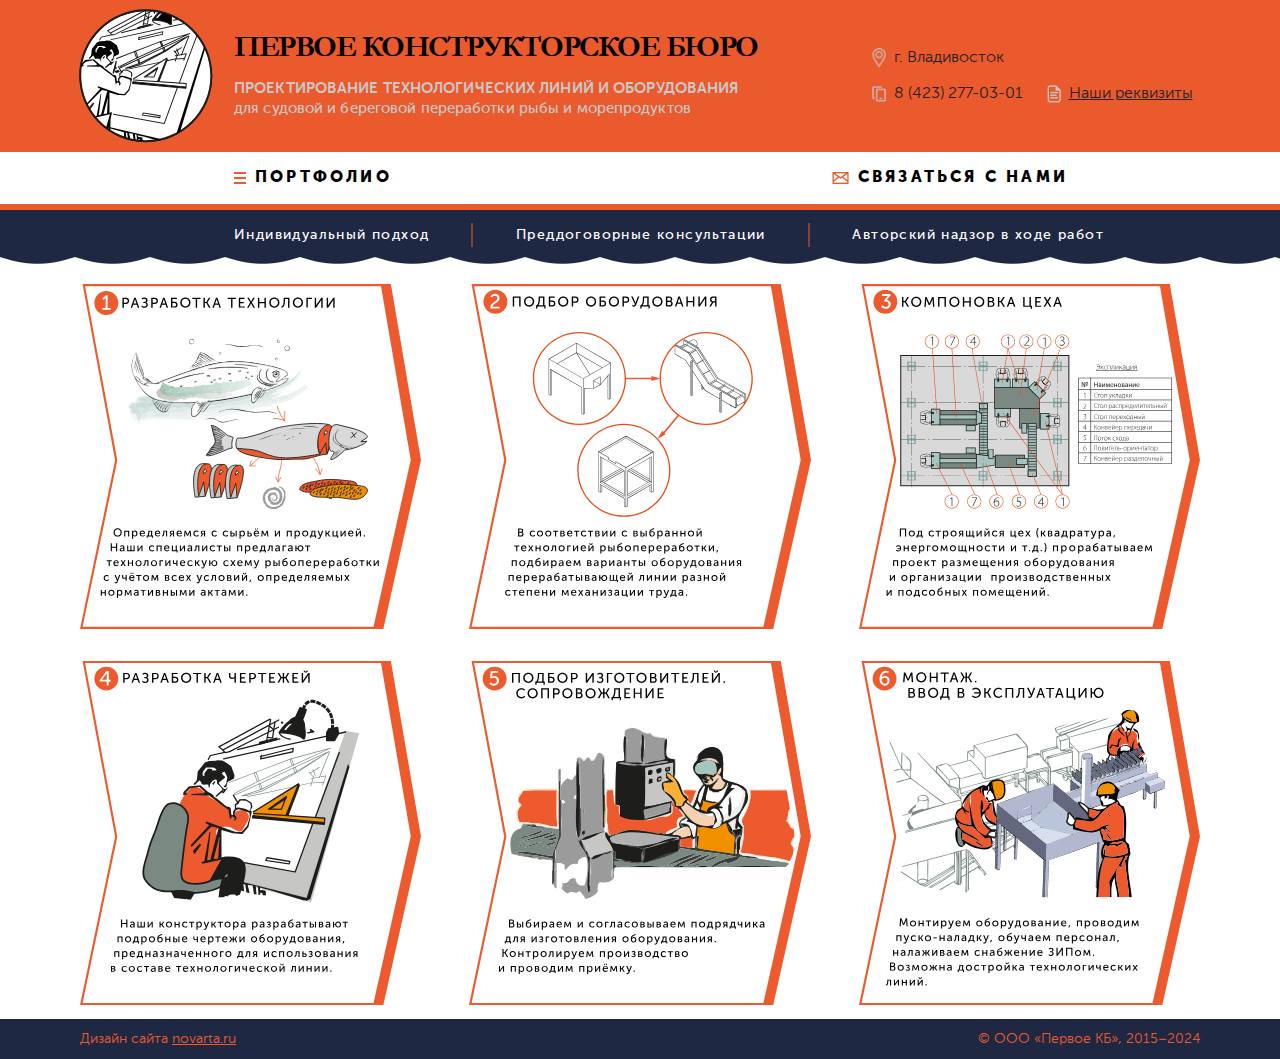
<file: index.html>
<!DOCTYPE html>
<html lang="ru">

<head>
    <meta charset="UTF-8">
    <meta name="viewport" content="width=device-width, initial-scale=1.0">
    <meta name="description" content="">
    <meta name="keywords" content="">
    <meta name="color-scheme" content="light only">
    <link rel="stylesheet" href="css/fancybox.css">
    <link rel="stylesheet" href="css/style.min.css">
    <title>Главная</title>
</head>


<body class="m-page">
    <div class="wrapper">
        <header class="header">
            <div class="container">
                <div class="header__inner">
                    <a href="" class="header__logo">
                        <img src="img/logo.svg" alt="">
                    </a>
                    <div class="menu__text">
                        <div class="menu__title">
                            ПЕРВОЕ КОНСТРУКТОРСКОЕ БЮРО
                        </div>
                        <div class="menu__desc">
                            <span class="menu__desc-row">
                    Проектирование технологических линий И оборудования
                </span>
                            <span class="menu__desc-row2">
                    для судовой и береговой переработки рыбы и морепродуктов
                </span>
                        </div>
                    </div>

                    <button class="burger">
                        <img src="img/burger.svg" alt="" class="_view1">
                        <img src="img/burger2.svg" alt="" class="_view2">
                    </button>

                    <div class="menu">
                        <div class="menu__desc menu__desc--mob">
                            <span class="menu__desc-row">
                    Проектирование технологических линий И оборудования
                </span>
                            <span class="menu__desc-row2">
                    для судовой и береговой переработки рыбы и морепродуктов
                </span>
                        </div>
                        <div class="menu-contacts">
                            <div class="contact-item _full">
                                <div class="contact-item__icon">
                                    <img src="img/mark.png" alt="">
                                </div>
                                <div class="contact-item__text">
                                    г. Владивосток
                                </div>
                            </div>
                            <div class="contact-item">
                                <div class="contact-item__icon">
                                    <img src="img/phone.png" alt="">
                                </div>
                                <div class="contact-item__text">
                                    <a href="tel:84232770301">8 (423) 277-03-01</a>
                                </div>
                            </div>
                            <div class="contact-item">
                                <div class="contact-item__icon">
                                    <img src="img/doc.png" alt="">
                                </div>
                                <div class="contact-item__text">
                                    <a href="" class="text-underline">
                                        Наши реквизиты
                                    </a>
                                </div>
                            </div>
                        </div>
                    </div>
                </div>
            </div>

        </header>
        <nav class="nav">
            <div class="container">
                <div class="nav__inner">
                    <a href="" class="nav__link">
                        <img src="img/burger.png" alt="">
                        <span>Портфолио</span>
                    </a>
                    <a href="" class="nav__link">
                        <img src="img/mail.png" alt="">
                        <span>Связаться с нами</span>
                    </a>
                </div>
            </div>

        </nav>
        <main class="content">

            <div class="page-top">
                <div class="container">
                    <div class="page-top__inner">
                        <div class="page-top__links">
                            <div class="page-top__link">
                                <span>Индивидуальный подход</span>
                            </div>
                            <div class="page-top__link">
                                <span>Преддоговорные консультации</span>
                            </div>
                            <div class="page-top__link">
                                <span>Авторский надзор в ходе работ</span>
                            </div>
                        </div>
                    </div>
                </div>
            </div>

            <div class="catalog">
                <div class="container">
                    <div class="catalog__items">
                        <div class="catalog-card2">
                            <div class="catalog-card2__img">
                                <img src="img/pics_с-01.svg" alt="">
                            </div>
                        </div>
                        <div class="catalog-card2">
                            <div class="catalog-card2__img">
                                <img src="img/pics_с-02.svg" alt="">
                            </div>
                        </div>
                        <div class="catalog-card2">
                            <div class="catalog-card2__img">
                                <img src="img/pics_с-03.svg" alt="">
                            </div>
                        </div>
                        <div class="catalog-card2">
                            <div class="catalog-card2__img">
                                <img src="img/pics_с-04.svg" alt="">
                            </div>
                        </div>
                        <div class="catalog-card2">
                            <div class="catalog-card2__img">
                                <img src="img/pics_с-05.svg" alt="">
                            </div>
                        </div>
                        <div class="catalog-card2">
                            <div class="catalog-card2__img">
                                <img src="img/pics_с-06.svg" alt="">
                            </div>
                        </div>
                    </div>
                </div>
            </div>

            <!--            <svg xmlns="http://www.w3.org/2000/svg" width="300" height="303.04" viewBox="0 0 300 303.04">-->
            <!--                <path fill="#ec5a2e" class="st12" d="M258.25,301.17L2.29,301.17L32.81,154.8L4.47,1.86L264.81,1.86L290.98,154.49ZM273.63,0.77L273.5,0L2.22,0L30.91,154.78L0,303.04L266.85,303.04L299.99,154.54Z"/>-->
            <!--            </svg>-->


        </main>
        <footer class="footer">
            <div class="container">
                <div class="footer__inner">
                    <div class="footer__by">
                        Дизайн сайта <a href="">novarta.ru</a>
                    </div>
                    <div class="footer__c">
                        © ООО «Первое КБ», 2015–2024
                    </div>
                </div>
            </div>

        </footer>
    </div>

    <script src="js/fancybox.umd.js"></script>
    <script src="js/main.min.js"></script>

</body>

</html>
</file>
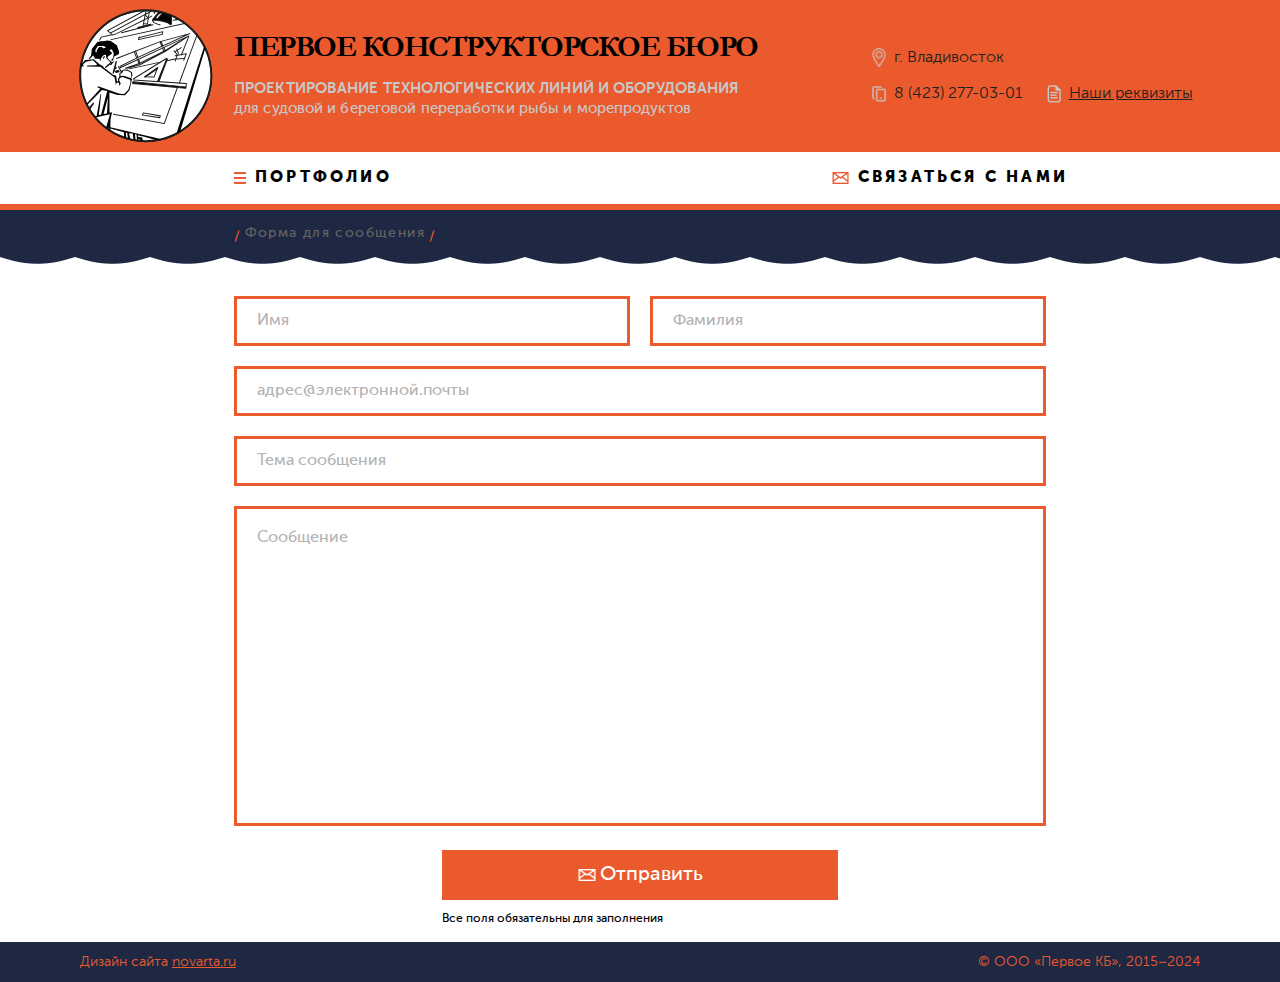
<file: contacts.html>
<!DOCTYPE html>
<html lang="ru">

<head>
    <meta charset="UTF-8">
    <meta name="viewport" content="width=device-width, initial-scale=1.0">
    <meta name="description" content="">
    <meta name="keywords" content="">
    <meta name="color-scheme" content="light only">
    <link rel="stylesheet" href="css/fancybox.css">
    <link rel="stylesheet" href="css/style.min.css">
    <title>Главная</title>
</head>


<body class="m-page">
    <div class="wrapper">
        <header class="header">
            <div class="container">
                <div class="header__inner">
                    <a href="" class="header__logo">
                        <img src="img/logo.svg" alt="">
                    </a>
                    <div class="menu__text">
                        <div class="menu__title">
                            ПЕРВОЕ КОНСТРУКТОРСКОЕ БЮРО
                        </div>
                        <div class="menu__desc">
                            <span class="menu__desc-row">
                    Проектирование технологических линий И оборудования
                </span>
                            <span class="menu__desc-row2">
                    для судовой и береговой переработки рыбы и морепродуктов
                </span>
                        </div>
                    </div>

                    <button class="burger">
                        <img src="img/burger.svg" alt="" class="_view1">
                        <img src="img/burger2.svg" alt="" class="_view2">
                    </button>

                    <div class="menu">
                        <div class="menu__desc menu__desc--mob">
                            <span class="menu__desc-row">
                    Проектирование технологических линий И оборудования
                </span>
                            <span class="menu__desc-row2">
                    для судовой и береговой переработки рыбы и морепродуктов
                </span>
                        </div>
                        <div class="menu-contacts">
                            <div class="contact-item _full">
                                <div class="contact-item__icon">
                                    <img src="img/mark.png" alt="">
                                </div>
                                <div class="contact-item__text">
                                    г. Владивосток
                                </div>
                            </div>
                            <div class="contact-item">
                                <div class="contact-item__icon">
                                    <img src="img/phone.png" alt="">
                                </div>
                                <div class="contact-item__text">
                                    <a href="tel:84232770301">8 (423) 277-03-01</a>
                                </div>
                            </div>
                            <div class="contact-item">
                                <div class="contact-item__icon">
                                    <img src="img/doc.png" alt="">
                                </div>
                                <div class="contact-item__text">
                                    <a href="" class="text-underline">
                                        Наши реквизиты
                                    </a>
                                </div>
                            </div>
                        </div>
                    </div>
                </div>
            </div>

        </header>
        <nav class="nav">
            <div class="container">
                <div class="nav__inner">
                    <a href="" class="nav__link">
                        <img src="img/burger.png" alt="">
                        <span>Портфолио</span>
                    </a>
                    <a href="" class="nav__link">
                        <img src="img/mail.png" alt="">
                        <span>Связаться с нами</span>
                    </a>
                </div>
            </div>

        </nav>
        <main class="content">

            <div class="page-top">
                <div class="container">
                    <div class="page-top__inner">
                        <div class="breadcrumbs">
                            <ul>
                                <li><a>Форма для сообщения</a></li>
                            </ul>
                        </div>
                    </div>
                </div>
            </div>

            <div class="contacts">
                <div class="container">
                    <form action="" class="contacts-form">
                        <div class="contacts-form__grid">
                            <div class="fg">
                                <input type="text" placeholder="Имя">
                            </div>
                            <div class="fg">
                                <input type="text" placeholder="Фамилия">
                            </div>
                            <div class="fg _full">
                                <input type="text" placeholder="адрес@электронной.почты">
                            </div>
                            <div class="fg _full">
                                <input type="text" placeholder="Тема сообщения">
                            </div>
                            <div class="fg _full">
                                <textarea placeholder="Сообщение"></textarea>
                            </div>
                        </div>
                        <div class="contacts-form__bottom">
                            <button class="contacts-form__btn m-btn m-btn-orange">
                                <img src="img/mail2.png" alt="">
                                <span>Отправить</span>
                            </button>
                            <div class="contacts-form__hint">
                                <div class="text12">Все поля обязательны для заполнения</div>
                            </div>
                        </div>

                    </form>
                </div>
            </div>

        </main>
        <footer class="footer">
            <div class="container">
                <div class="footer__inner">
                    <div class="footer__by">
                        Дизайн сайта <a href="">novarta.ru</a>
                    </div>
                    <div class="footer__c">
                        © ООО «Первое КБ», 2015–2024
                    </div>
                </div>
            </div>

        </footer>
    </div>

    <script src="js/fancybox.umd.js"></script>
    <script src="js/main.min.js"></script>

</body>

</html>
</file>
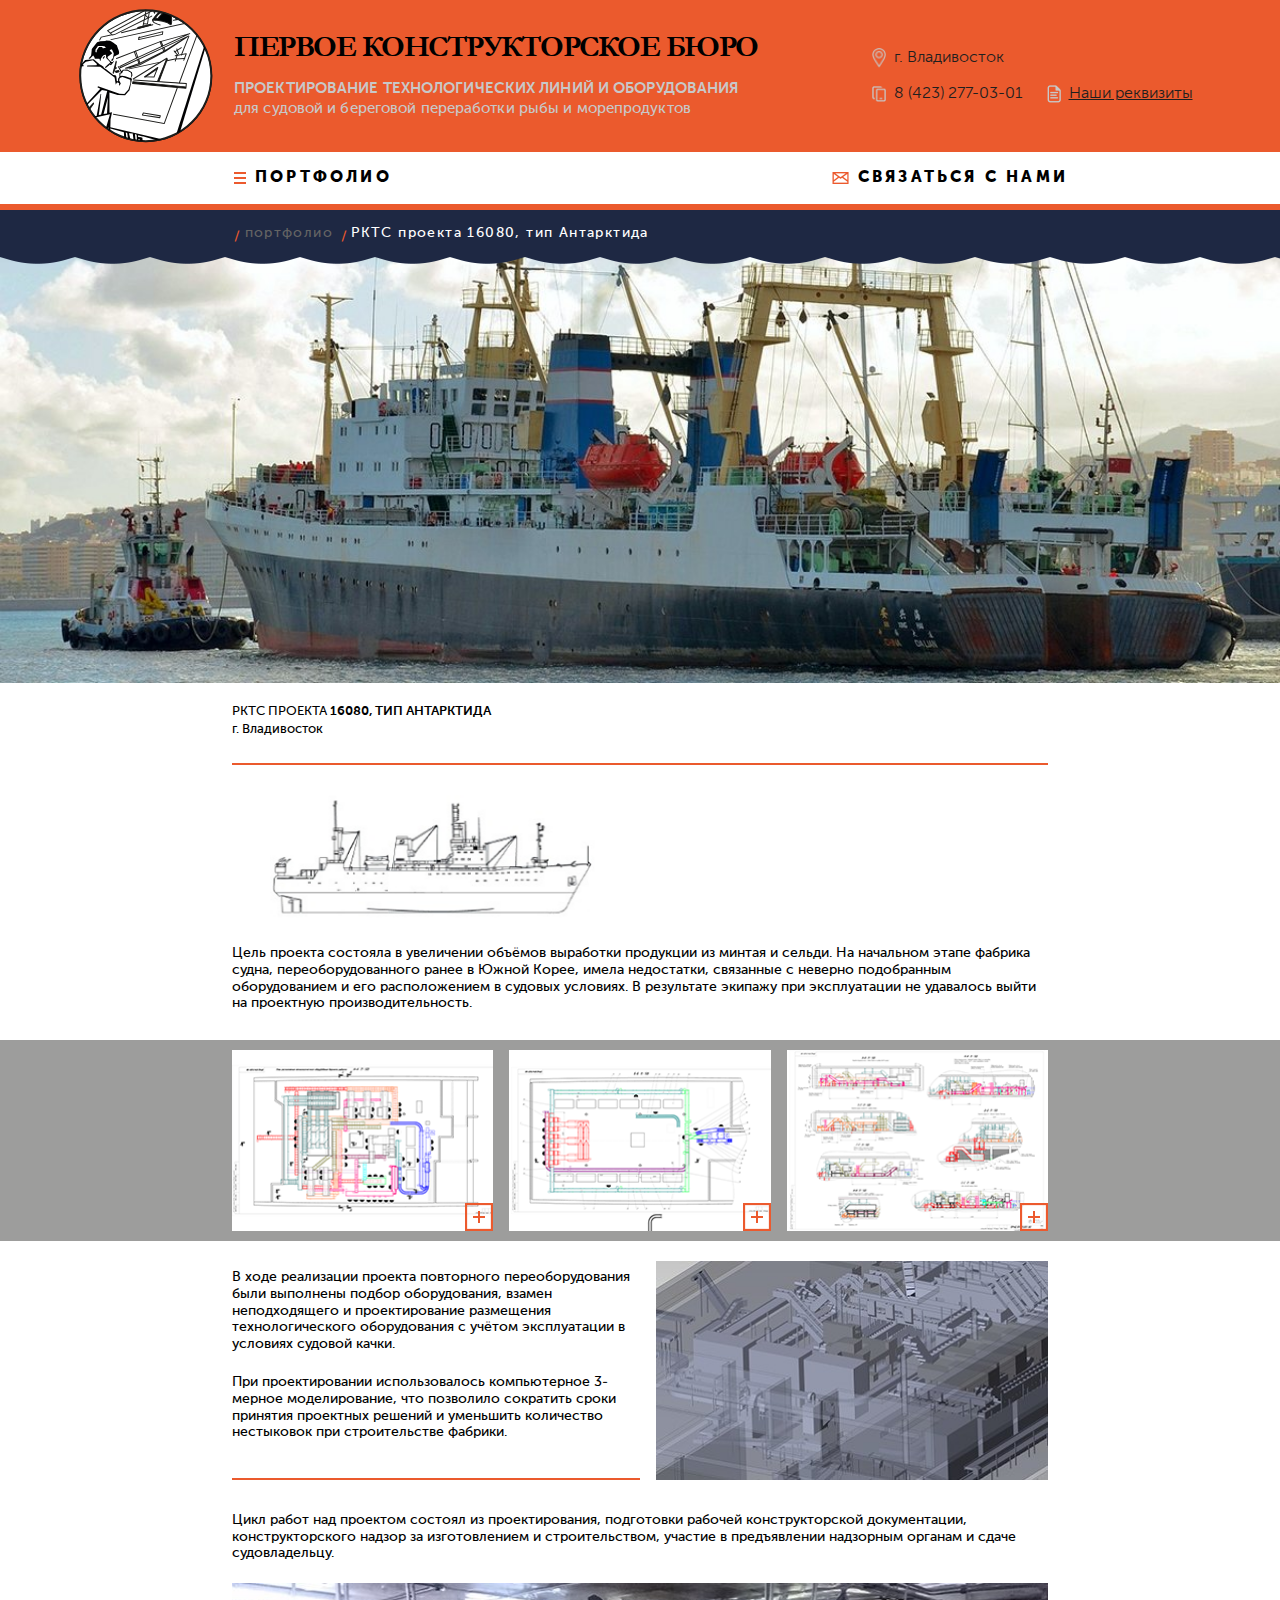
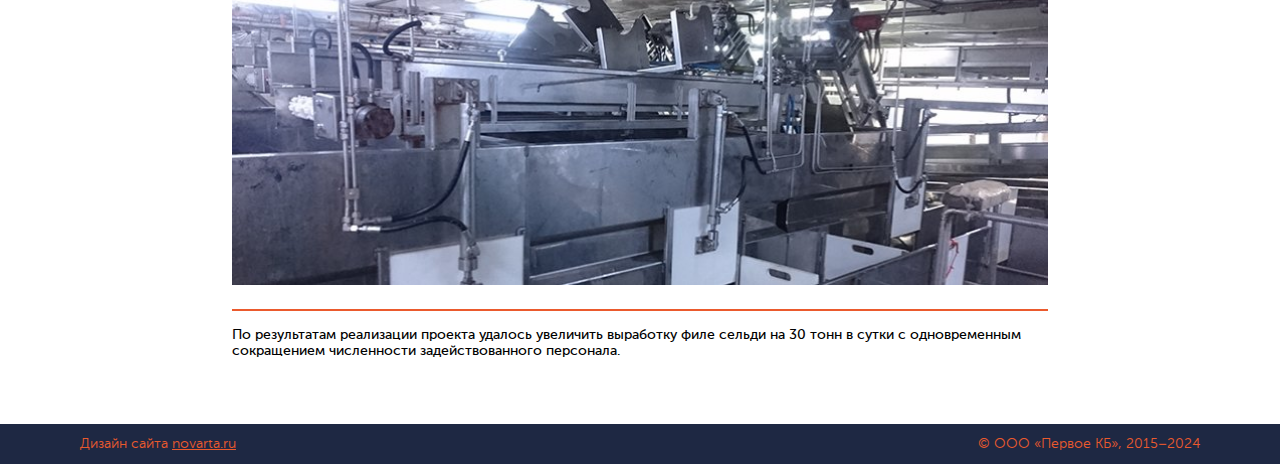
<file: portfolio-item.html>
<!DOCTYPE html>
<html lang="ru">

<head>
    <meta charset="UTF-8">
    <meta name="viewport" content="width=device-width, initial-scale=1.0">
    <meta name="description" content="">
    <meta name="keywords" content="">
    <meta name="color-scheme" content="light only">
    <link rel="stylesheet" href="css/fancybox.css">
    <link rel="stylesheet" href="css/style.min.css">
    <title>Главная</title>
</head>


<body class="m-page">
    <div class="wrapper">
        <header class="header">
            <div class="container">
                <div class="header__inner">
                    <a href="" class="header__logo">
                        <img src="img/logo.svg" alt="">
                    </a>
                    <div class="menu__text">
                        <div class="menu__title">
                            ПЕРВОЕ КОНСТРУКТОРСКОЕ БЮРО
                        </div>
                        <div class="menu__desc">
                            <span class="menu__desc-row">
                    Проектирование технологических линий И оборудования
                </span>
                            <span class="menu__desc-row2">
                    для судовой и береговой переработки рыбы и морепродуктов
                </span>
                        </div>
                    </div>

                    <button class="burger">
                        <img src="img/burger.svg" alt="" class="_view1">
                        <img src="img/burger2.svg" alt="" class="_view2">
                    </button>

                    <div class="menu">
                        <div class="menu__desc menu__desc--mob">
                            <span class="menu__desc-row">
                    Проектирование технологических линий И оборудования
                </span>
                            <span class="menu__desc-row2">
                    для судовой и береговой переработки рыбы и морепродуктов
                </span>
                        </div>
                        <div class="menu-contacts">
                            <div class="contact-item _full">
                                <div class="contact-item__icon">
                                    <img src="img/mark.png" alt="">
                                </div>
                                <div class="contact-item__text">
                                    г. Владивосток
                                </div>
                            </div>
                            <div class="contact-item">
                                <div class="contact-item__icon">
                                    <img src="img/phone.png" alt="">
                                </div>
                                <div class="contact-item__text">
                                    <a href="tel:84232770301">8 (423) 277-03-01</a>
                                </div>
                            </div>
                            <div class="contact-item">
                                <div class="contact-item__icon">
                                    <img src="img/doc.png" alt="">
                                </div>
                                <div class="contact-item__text">
                                    <a href="" class="text-underline">
                                        Наши реквизиты
                                    </a>
                                </div>
                            </div>
                        </div>
                    </div>
                </div>
            </div>

        </header>
        <nav class="nav">
            <div class="container">
                <div class="nav__inner">
                    <a href="" class="nav__link">
                        <img src="img/burger.png" alt="">
                        <span>Портфолио</span>
                    </a>
                    <a href="" class="nav__link">
                        <img src="img/mail.png" alt="">
                        <span>Связаться с нами</span>
                    </a>
                </div>
            </div>

        </nav>
        <main class="content">

            <div class="page-top">
                <div class="container">
                    <div class="page-top__inner">
                        <div class="breadcrumbs">
                            <ul>
                                <li><a href="">портфолио</a></li>
                                <li><a>РКТС проекта 16080, тип Антарктида</a></li>
                            </ul>
                        </div>
                    </div>
                </div>
            </div>

            <div class="portfolio-item">
                <img src="img/portfolio.jpg" alt="" class="portfolio-item__img">
                <div class="container">
                    <div class="portfolio-info">
                        <div class="portfolio-info__title">
                            РКТС проекта <b>16080, тип Антарктида</b>
                        </div>
                        <div class="portfolio-info__city">
                            г. Владивосток
                        </div>
                        <div class="portfolio-info__img">
                            <img src="img/portfolio2.png" alt="">
                        </div>
                        <div class="portfolio-info__desc">
                            <div class="text14">
                                Цель проекта состояла в увеличении объёмов выработки продукции из минтая и сельди. На начальном этапе фабрика судна, переоборудованного ранее в Южной Корее, имела недостатки, связанные с неверно подобранным оборудованием и его расположением в судовых условиях. В результате экипажу при эксплуатации не удавалось выйти на проектную производительность.
                            </div>
                        </div>
                    </div>
                </div>
                <div class="scheme">
                    <div class="container">
                        <div class="scheme__items">
                            <a href="img/scheme.png" data-fancybox class="scheme-card">
                                <div class="scheme-card__img">
                                    <img src="img/scheme.png" alt="">
                                </div>
                                <div class="scheme-card__btn">
                                    <img src="img/plus.png" alt="">
                                </div>
                            </a>

                            <a href="img/scheme2.png" data-fancybox class="scheme-card">
                                <div class="scheme-card__img">
                                    <img src="img/scheme2.png" alt="">
                                </div>
                                <div class="scheme-card__btn">
                                    <img src="img/plus.png" alt="">
                                </div>
                            </a>

                            <a href="img/scheme3.png" data-fancybox class="scheme-card">
                                <div class="scheme-card__img">
                                    <img src="img/scheme3.png" alt="">
                                </div>
                                <div class="scheme-card__btn">
                                    <img src="img/plus.png" alt="">
                                </div>
                            </a>

                        </div>
                    </div>
                </div>
                <div class="container">
                    <div class="portfolio-info2">
                        <div class="portfolio-info2__col">
                            <div class="text">
                                <p>В ходе реализации проекта повторного переоборудования были выполнены подбор оборудования, взамен неподходящего и проектирование размещения технологического оборудования с учётом эксплуатации в условиях судовой качки.</p>
                                <p>При проектировании использовалось компьютерное 3-мерное моделирование, что позволило сократить сроки принятия проектных решений и уменьшить количество нестыковок при строительстве фабрики.</p>
                            </div>
                        </div>
                        <div class="portfolio-info2__col2">
                            <img src="img/portfolio3.jpg" alt="" class="portfolio-info2__img">
                        </div>
                    </div>

                    <div class="portfolio-info3">
                        <div class="text">
                            <p>Цикл работ над проектом состоял из проектирования, подготовки рабочей конструкторской документации, конструкторского надзор за изготовлением и строительством, участие в предъявлении надзорным органам и сдаче судовладельцу.</p>
                            <img src="img/portfolio4.jpg" alt="">
                            <hr>
                            <p>По результатам реализации проекта удалось увеличить выработку филе сельди на 30 тонн в сутки с одновременным сокращением численности задействованного персонала.</p>
                        </div>
                    </div>
                </div>
            </div>

        </main>
        <footer class="footer">
            <div class="container">
                <div class="footer__inner">
                    <div class="footer__by">
                        Дизайн сайта <a href="">novarta.ru</a>
                    </div>
                    <div class="footer__c">
                        © ООО «Первое КБ», 2015–2024
                    </div>
                </div>
            </div>

        </footer>
    </div>

    <script src="js/fancybox.umd.js"></script>
    <script src="js/main.min.js"></script>

</body>

</html>
</file>
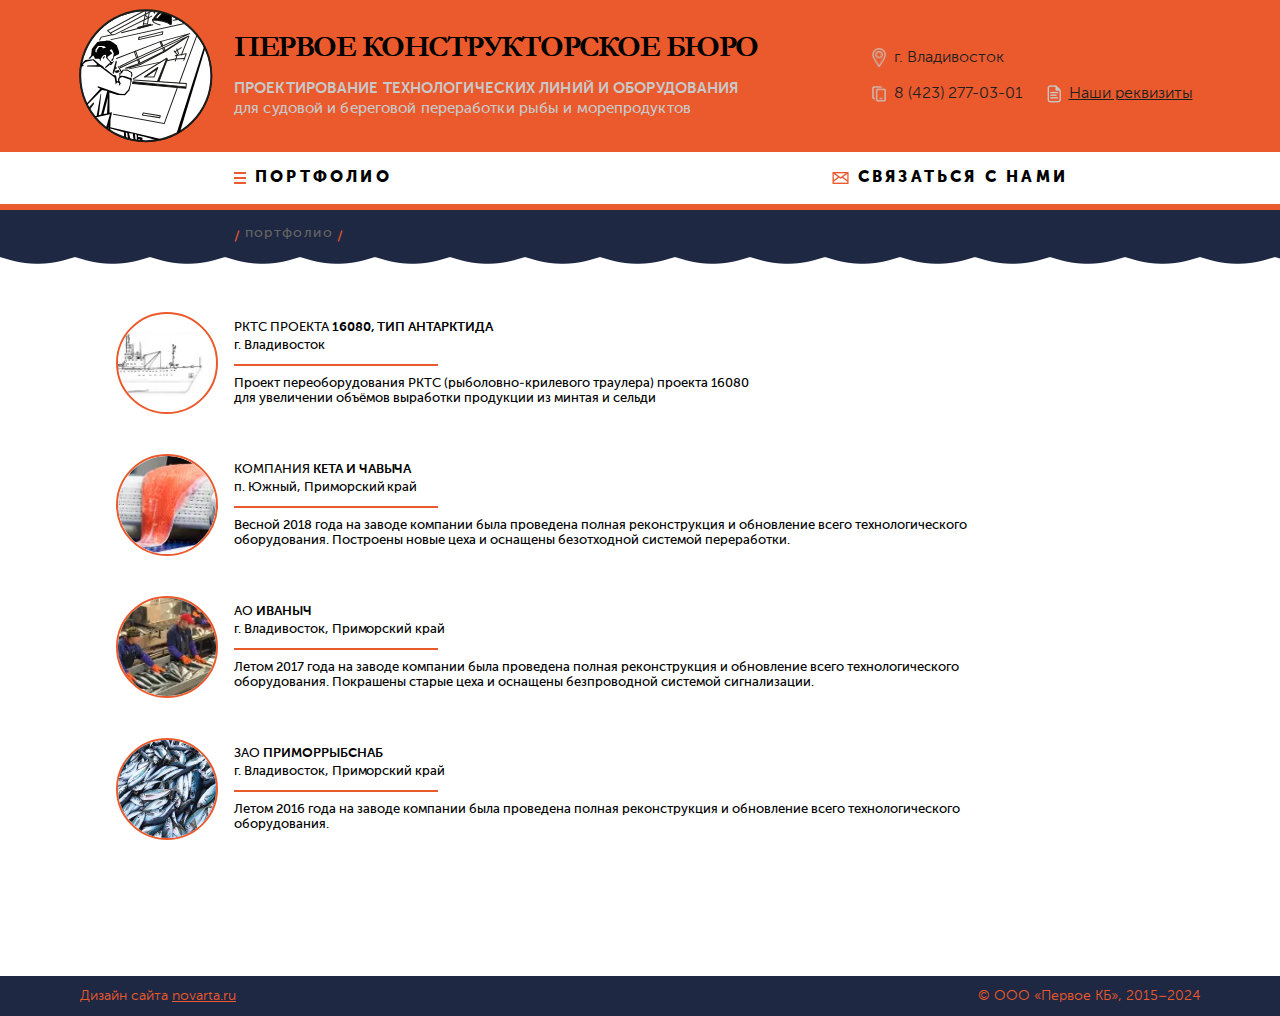
<file: portfolio.html>
<!DOCTYPE html>
<html lang="ru">

<head>
    <meta charset="UTF-8">
    <meta name="viewport" content="width=device-width, initial-scale=1.0">
    <meta name="description" content="">
    <meta name="keywords" content="">
    <meta name="color-scheme" content="light only">
    <link rel="stylesheet" href="css/fancybox.css">
    <link rel="stylesheet" href="css/style.min.css">
    <title>Главная</title>
</head>


<body class="m-page">
    <div class="wrapper">
        <header class="header">
            <div class="container">
                <div class="header__inner">
                    <a href="" class="header__logo">
                        <img src="img/logo.svg" alt="">
                    </a>
                    <div class="menu__text">
                        <div class="menu__title">
                            ПЕРВОЕ КОНСТРУКТОРСКОЕ БЮРО
                        </div>
                        <div class="menu__desc">
                            <span class="menu__desc-row">
                    Проектирование технологических линий И оборудования
                </span>
                            <span class="menu__desc-row2">
                    для судовой и береговой переработки рыбы и морепродуктов
                </span>
                        </div>
                    </div>

                    <button class="burger">
                        <img src="img/burger.svg" alt="" class="_view1">
                        <img src="img/burger2.svg" alt="" class="_view2">
                    </button>

                    <div class="menu">
                        <div class="menu__desc menu__desc--mob">
                            <span class="menu__desc-row">
                    Проектирование технологических линий И оборудования
                </span>
                            <span class="menu__desc-row2">
                    для судовой и береговой переработки рыбы и морепродуктов
                </span>
                        </div>
                        <div class="menu-contacts">
                            <div class="contact-item _full">
                                <div class="contact-item__icon">
                                    <img src="img/mark.png" alt="">
                                </div>
                                <div class="contact-item__text">
                                    г. Владивосток
                                </div>
                            </div>
                            <div class="contact-item">
                                <div class="contact-item__icon">
                                    <img src="img/phone.png" alt="">
                                </div>
                                <div class="contact-item__text">
                                    <a href="tel:84232770301">8 (423) 277-03-01</a>
                                </div>
                            </div>
                            <div class="contact-item">
                                <div class="contact-item__icon">
                                    <img src="img/doc.png" alt="">
                                </div>
                                <div class="contact-item__text">
                                    <a href="" class="text-underline">
                                        Наши реквизиты
                                    </a>
                                </div>
                            </div>
                        </div>
                    </div>
                </div>
            </div>

        </header>
        <nav class="nav">
            <div class="container">
                <div class="nav__inner">
                    <a href="" class="nav__link">
                        <img src="img/burger.png" alt="">
                        <span>Портфолио</span>
                    </a>
                    <a href="" class="nav__link">
                        <img src="img/mail.png" alt="">
                        <span>Связаться с нами</span>
                    </a>
                </div>
            </div>

        </nav>
        <main class="content">

            <div class="page-top">
                <div class="container">
                    <div class="page-top__inner">
                        <div class="breadcrumbs">
                            <ul>
                                <li><a>портфолио</a></li>
                            </ul>
                        </div>
                    </div>
                </div>
            </div>

            <div class="portfolio">
                <div class="container">
                    <div class="portfolio__items">
                        <a href="" class="portfolio-card">
                            <div class="portfolio-card__img">
                                <img src="img/portfolio-img.webp" alt="">
                            </div>
                            <div class="portfolio-card__content">
                                <div class="portfolio-card__title">
                                    РКТС проекта <b>16080, тип Антарктида</b>
                                </div>
                                <div class="portfolio-card__city">
                                    г. Владивосток
                                </div>
                                <div class="portfolio-card__desc">
                                    <div class="text13">
                                        Проект переоборудования РКТС (рыболовно-крилевого траулера) проекта 16080 <br> для увеличении объёмов выработки продукции из минтая и сельди
                                    </div>
                                </div>
                            </div>
                        </a>

                        <a href="" class="portfolio-card">
                            <div class="portfolio-card__img">
                                <img src="img/portfolio-img2.webp" alt="">
                            </div>
                            <div class="portfolio-card__content">
                                <div class="portfolio-card__title">
                                    Компания <b>Кета и Чавыча</b>
                                </div>
                                <div class="portfolio-card__city">
                                    п. Южный, Приморский край
                                </div>
                                <div class="portfolio-card__desc">
                                    <div class="text13">
                                        Весной 2018 года на заводе компании была проведена полная реконструкция и обновление всего технологического оборудования. Построены новые цеха и оснащены безотходной системой переработки.
                                    </div>
                                </div>
                            </div>
                        </a>

                        <a href="" class="portfolio-card">
                            <div class="portfolio-card__img">
                                <img src="img/portfolio-img3.webp" alt="">
                            </div>
                            <div class="portfolio-card__content">
                                <div class="portfolio-card__title">
                                    АО <b>Иваныч</b>
                                </div>
                                <div class="portfolio-card__city">
                                    г. Владивосток, Приморский край
                                </div>
                                <div class="portfolio-card__desc">
                                    <div class="text13">
                                        Летом 2017 года на заводе компании была проведена полная реконструкция и обновление всего технологического оборудования. Покрашены старые цеха и оснащены безпроводной системой сигнализации.
                                    </div>
                                </div>
                            </div>
                        </a>

                        <a href="" class="portfolio-card">
                            <div class="portfolio-card__img">
                                <img src="img/portfolio-img4.webp" alt="">
                            </div>
                            <div class="portfolio-card__content">
                                <div class="portfolio-card__title">
                                    ЗАО <b>Приморрыбснаб</b>
                                </div>
                                <div class="portfolio-card__city">
                                    г. Владивосток, Приморский край
                                </div>
                                <div class="portfolio-card__desc">
                                    <div class="text13">
                                        Летом 2016 года на заводе компании была проведена полная реконструкция и обновление всего технологического оборудования.
                                    </div>
                                </div>
                            </div>
                        </a>

                    </div>
                </div>
            </div>

        </main>
        <footer class="footer">
            <div class="container">
                <div class="footer__inner">
                    <div class="footer__by">
                        Дизайн сайта <a href="">novarta.ru</a>
                    </div>
                    <div class="footer__c">
                        © ООО «Первое КБ», 2015–2024
                    </div>
                </div>
            </div>

        </footer>
    </div>

    <script src="js/fancybox.umd.js"></script>
    <script src="js/main.min.js"></script>

</body>

</html>
</file>
<file: css/style.min.css>
@font-face {
    font-family: "Museo Sans Cyrl";
    src: url(../fonts/MuseoSansCyrl-300.ttf) format("ttf"), url(../fonts/MuseoSansCyrl-300.eot) format("eot"), url(../fonts/MuseoSansCyrl-300.woff) format("woff"), url(../fonts/MuseoSansCyrl-300.woff2) format("woff2");
    font-weight: 300;
    font-style: normal;
    font-display: swap;
}
@font-face {
    font-family: "Museo Sans Cyrl";
    src: url(../fonts/MuseoSansCyrl-500.ttf) format("ttf"), url(../fonts/MuseoSansCyrl-500.eot) format("eot"), url(../fonts/MuseoSansCyrl-500.woff) format("woff"), url(../fonts/MuseoSansCyrl-500.woff2) format("woff2");
    font-weight: 500;
    font-style: normal;
    font-display: swap;
}
@font-face {
    font-family: "Museo Sans Cyrl";
    src: url(../fonts/MuseoSansCyrl-700.ttf) format("ttf"), url(../fonts/MuseoSansCyrl-700.eot) format("eot"), url(../fonts/MuseoSansCyrl-700.woff) format("woff"), url(../fonts/MuseoSansCyrl-700.woff2) format("woff2");
    font-weight: 700;
    font-style: normal;
    font-display: swap;
}
@font-face {
    font-family: "Museo Sans Cyrl";
    src: url(../fonts/MuseoSansCyrl-900.ttf) format("ttf"), url(../fonts/MuseoSansCyrl-900.eot) format("eot"), url(../fonts/MuseoSansCyrl-900.woff) format("woff"), url(../fonts/MuseoSansCyrl-900.woff2) format("woff2");
    font-weight: 900;
    font-style: normal;
    font-display: swap;
}
@font-face {
    font-family: "EB Garamond";
    src: url(../fonts/garamond-bold.ttf) format("ttf"), url(../fonts/garamond-bold.woff) format("woff");
    font-weight: 700;
    font-style: normal;
    font-display: swap;
}
*,
::after,
::before {
    margin: 0;
    padding: 0;
    -webkit-box-sizing: border-box;
    box-sizing: border-box;
    -webkit-font-smoothing: antialiased !important;
    -webkit-tap-highlight-color: transparent;
    outline: 0 !important;
}
h1,
h2,
h3,
h4,
h5,
h6 {
    font-weight: 400;
}
a,
body,
div,
form,
h1,
h2,
h3,
h4,
h5,
li,
p,
ul {
    margin: 0;
    padding: 0;
    border: 0;
    text-decoration: none;
    line-height: 1;
}
button,
input,
textarea {
    outline: 0 !important;
    -webkit-transition: 0.125s;
    -o-transition: 0.125s;
    transition: 0.125s;
    font-family: inherit;
}
input:active,
input[type="checkbox"]:focus,
input[type="file"]:focus,
input[type="radio"]:focus,
input[type="text"]:focus {
    outline: 0 !important;
}
::-webkit-input-placeholder {
    color: #222;
}
::-moz-placeholder {
    color: #222;
}
:-moz-placeholder {
    color: #222;
}
:-ms-input-placeholder {
    color: #222;
}
input::-webkit-inner-spin-button,
input::-webkit-outer-spin-button {
    -webkit-appearance: none;
    margin: 0;
}
input[type="number"] {
    -moz-appearance: textfield;
}
html {
    height: 100%;
    scroll-behavior: smooth;
    width: 100%;
}
svg {
    -ms-flex-negative: 0;
    flex-shrink: 0;
    height: auto;
}
circle,
path,
rect,
svg {
    -webkit-transition: 0.3s;
    -o-transition: 0.3s;
    transition: 0.3s;
}
a {
    color: inherit;
    text-decoration: none;
    -webkit-transition: 0.3s;
    -o-transition: 0.3s;
    transition: 0.3s;
}
a:focus,
a:hover {
    text-decoration: none;
}
li,
ul {
    margin: 0;
    padding: 0;
    list-style: none;
}
i {
    line-height: 100%;
}
fieldset {
    min-width: 0;
    padding: 0;
    margin: 0;
    border: 0;
}
button {
    cursor: pointer;
    border: none;
    outline: 0;
    -webkit-box-sizing: border-box;
    box-sizing: border-box;
    -webkit-transition: 0.3s;
    -o-transition: 0.3s;
    transition: 0.3s;
    background-color: inherit;
    font-size: 1em;
}
.swiper-button-next,
.swiper-button-prev {
    z-index: 2;
}
.swiper-button-next::after,
.swiper-button-prev::after {
    display: none;
}
img {
    -webkit-user-select: none;
    -moz-user-select: none;
    -o-user-select: none;
    -ms-user-select: none;
    user-select: none;
    -ms-flex-negative: 0;
    flex-shrink: 0;
}
html.fixed-body {
    overflow-y: hidden;
}
.wrapper {
    min-height: 100vh;
    display: -webkit-box;
    display: -ms-flexbox;
    display: flex;
    -webkit-box-orient: vertical;
    -webkit-box-direction: normal;
    -ms-flex-direction: column;
    flex-direction: column;
    -ms-flex-negative: 0;
    flex-shrink: 0;
}
.content {
    -webkit-box-flex: 1;
    -ms-flex-positive: 1;
    flex-grow: 1;
    display: -webkit-box;
    display: -ms-flexbox;
    display: flex;
    -webkit-box-orient: vertical;
    -webkit-box-direction: normal;
    -ms-flex-direction: column;
    flex-direction: column;
    width: 100%;
}
.m-page {
    width: calc(100vw - (100vw - 100%));
    overflow-x: hidden;
    font-family: "Museo Sans Cyrl", sans-serif;
    font-weight: 500;
    color: #000;
    font-size: calc(1200px * (16 / 1200));
}
@media screen and (max-width: 1200px) {
    .m-page {
        font-size: calc(100vw * (16 / 1200));
    }
}
.m-page.fixed-body,
.m-page.fixed-body2 {
    overflow-y: hidden;
    padding-right: var(--scrollWidth);
}
.container {
    max-width: 1200px;
    width: 100%;
    margin: 0 auto;
    padding: 0 2.5em;
}
a:hover {
    color: #eb5a2d;
}
@media screen and (max-width: 992px) {
    .m-page {
        font-size: calc(100vw * (16 / 768));
    }
    .container {
        padding: 0 1.125em;
    }
}
@media screen and (max-width: 576px) {
    .m-page {
        font-size: calc(100vw * (16 / 360));
    }
}
.text-underline {
    text-decoration: underline;
}
.text20 {
    font-size: 1.25em;
    line-height: 120%;
}
.text19 {
    font-size: 1.1875em;
    line-height: 120%;
}
.text18 {
    font-size: 1.125em;
    line-height: 120%;
}
.text17 {
    font-size: 1.0625em;
    line-height: 120%;
}
.text16 {
    font-size: 1em;
    line-height: 150%;
}
.text15 {
    font-size: 0.9375em;
    line-height: 120%;
}
.text14 {
    font-size: 0.875em;
    line-height: 120%;
}
.text13 {
    font-size: 0.8125em;
    line-height: 120%;
}
.text12 {
    font-size: 0.75em;
    line-height: 120%;
}
.text11 {
    font-size: 0.6875em;
    line-height: 120%;
}
.text10 {
    font-size: 0.625em;
    line-height: 120%;
}
.extra-bold-text {
    font-weight: 900;
}
.bold-text {
    font-weight: 700;
}
.semi-bold-text {
    font-weight: 600;
}
.medium-text {
    font-weight: 500;
}
.regular-text {
    font-weight: 400;
}
.light-text {
    font-weight: 300;
}
.m-btn {
    display: -webkit-box;
    display: -ms-flexbox;
    display: flex;
    -webkit-box-align: center;
    -ms-flex-align: center;
    align-items: center;
    -webkit-box-pack: center;
    -ms-flex-pack: center;
    justify-content: center;
    -webkit-transition: 0.225s ease-out;
    -o-transition: 0.225s ease-out;
    transition: 0.225s ease-out;
    padding: 0 2em;
    height: 3.125em;
    font-weight: 500;
}
.m-btn span {
    font-size: 1.25em;
}
.m-btn:focus {
    -webkit-box-shadow: none;
    box-shadow: none;
}
.m-btn-orange {
    background-color: #eb5a2d;
    color: #fff;
}
.m-btn-orange:hover {
    background-color: #d14114;
    color: #fff;
}
.fg {
    position: relative;
    margin: 0;
}
.fg input,
.fg textarea {
    border-radius: 0;
    border: 3px solid #eb5a2d;
    padding: 0 1.25em;
    height: 3.125em;
    width: 100%;
    font-size: 1em;
    line-height: 130%;
    background-color: transparent;
    color: #000;
    font-weight: 500;
}
.fg input::-webkit-input-placeholder,
.fg textarea::-webkit-input-placeholder {
    color: #b3b3b3;
}
.fg input::-moz-placeholder,
.fg textarea::-moz-placeholder {
    color: #b3b3b3;
}
.fg input:-ms-input-placeholder,
.fg textarea:-ms-input-placeholder {
    color: #b3b3b3;
}
.fg input::-ms-input-placeholder,
.fg textarea::-ms-input-placeholder {
    color: #b3b3b3;
}
.fg input::placeholder,
.fg textarea::placeholder {
    color: #b3b3b3;
}
.fg textarea {
    padding-top: 1.19em;
    padding-bottom: 1.19em;
    height: 20em;
    resize: none;
}
.fg._error input,
.fg._error textarea {
    border-color: #eb5a2d;
    color: #eb5a2d;
}
.fg._error input::-webkit-input-placeholder,
.fg._error textarea::-webkit-input-placeholder {
    color: #eb5a2d;
}
.fg._error input::-moz-placeholder,
.fg._error textarea::-moz-placeholder {
    color: #eb5a2d;
}
.fg._error input:-ms-input-placeholder,
.fg._error textarea:-ms-input-placeholder {
    color: #eb5a2d;
}
.fg._error input::-ms-input-placeholder,
.fg._error textarea::-ms-input-placeholder {
    color: #eb5a2d;
}
.fg._error input::placeholder,
.fg._error textarea::placeholder {
    color: #eb5a2d;
}
.fg._error .fg__error-text {
    display: block;
}
.fg__error-text {
    margin-top: 0.375em;
    color: #eb5a2d;
    display: none;
}
.pass-toggle {
    position: absolute;
    bottom: 1em;
    right: 1.25em;
    width: 1.25em;
    height: 1.6875em;
    display: -webkit-box;
    display: -ms-flexbox;
    display: flex;
    -webkit-box-align: center;
    -ms-flex-align: center;
    align-items: center;
    -webkit-box-pack: center;
    -ms-flex-pack: center;
    justify-content: center;
}
.pass-toggle svg {
    width: 100%;
    height: auto;
}
.pass-toggle._active g {
    opacity: 1;
}
.m-check,
.m-radio {
    position: relative;
}
.m-check input,
.m-radio input {
    position: absolute;
    opacity: 0;
    width: 100%;
    height: 100%;
    left: 0;
    top: 0;
    z-index: 2;
    cursor: pointer;
}
.m-check label,
.m-radio label {
    position: relative;
    cursor: pointer;
    display: block;
    padding-left: 2.125em;
    min-height: 1.25em;
    padding-top: 0.0625em;
}
.m-check label span,
.m-radio label span {
    font-size: 0.8125em;
    line-height: 140%;
}
.m-check label:after,
.m-check label:before,
.m-radio label:after,
.m-radio label:before {
    pointer-events: none;
}
.m-check label:before,
.m-radio label:before {
    content: "";
    position: absolute;
    z-index: 1;
    left: 0;
    top: 0;
    border: 1px solid #dadedf;
    width: 1.25em;
    height: 1.25em;
    background-size: 0 auto;
    background-repeat: no-repeat;
    background-position: center;
    -webkit-transition: none;
    -o-transition: none;
    transition: none;
}
.m-check label a,
.m-radio label a {
    text-decoration: underline;
    position: relative;
    z-index: 2;
}
.m-check._big label,
.m-radio._big label {
    padding-top: 0;
}
.m-check._big label span,
.m-radio._big label span {
    font-size: 1em;
    line-height: 140%;
}
.m-check._gray label,
.m-radio._gray label {
    color: #6b6e72;
}
.m-check._error input:not(:checked) ~ label:before,
.m-radio._error input:not(:checked) ~ label:before {
    border-color: #ff1515;
}
.m-check input:checked + label::before {
    background-color: #eb5a2d;
    border-color: #eb5a2d;
    background-size: 0.75em auto;
}
.m-check label:before {
    border-radius: 0.1875em;
    background-image: url(../img/check2.svg);
}
.m-check._gray label {
    color: #787878;
}
.m-radio input:checked ~ label:before {
    border: none;
    background-size: 100% auto;
}
.m-radio label:before {
    border-radius: 50%;
    background-image: url(../img/radio.svg);
}
.m-radio label span {
    display: block;
    line-height: 157%;
    color: #5b626c;
    margin-top: 0.125em;
}
.cartcalc {
    max-width: 100%;
    width: 7.5625rem;
    display: grid;
    grid-template-columns: 2.1875em calc(100% - 2.1875em * 2) 2.1875em;
    border: 1px solid #e9edf2;
    height: 3.125em;
}
.cartcalc button,
.cartcalc input {
    height: 100%;
    width: 100%;
    min-height: 100%;
}
.cartcalc input {
    border: none;
    border-left: 1px solid #e9edf2;
    border-right: 1px solid #e9edf2;
    color: #000;
    font-weight: 500;
    font-size: 1em;
    text-align: center;
}
.cartcalc svg {
    width: 0.5em;
    height: auto;
}
.cartcalc button {
    display: -webkit-box;
    display: -ms-flexbox;
    display: flex;
    -webkit-box-align: center;
    -ms-flex-align: center;
    align-items: center;
    -webkit-box-pack: center;
    -ms-flex-pack: center;
    justify-content: center;
}
.cartcalc button:hover {
    background-color: #e6e6ec;
}
.pagination {
    margin-top: 3.75em;
}
.pagination__items {
    display: -webkit-box;
    display: -ms-flexbox;
    display: flex;
    -webkit-box-pack: center;
    -ms-flex-pack: center;
    justify-content: center;
}
.pagination__item {
    height: 3.625em;
    min-width: 3.625em;
    padding: 0 1.25em;
    border-radius: 0.25em;
    border: 1px solid #000;
    display: -webkit-box;
    display: -ms-flexbox;
    display: flex;
    -webkit-box-align: center;
    -ms-flex-align: center;
    align-items: center;
    -webkit-box-pack: center;
    -ms-flex-pack: center;
    justify-content: center;
    margin: 0 0.3125em;
    font-weight: 500;
}
.pagination__item svg {
    width: 1.0625em;
    height: auto;
}
.pagination__item._active {
    pointer-events: none;
}
.pagination__item._active,
.pagination__item:hover {
    color: #fff;
    background-color: #000;
    border-color: #000;
}
.pagination__item._active path,
.pagination__item:hover path {
    fill: #fff;
}
.pagination__item._btn {
    padding: 0 1.5em;
}
@media screen and (max-width: 992px) {
    .text20-tablet {
        font-size: 1.25em;
    }
    .text19-tablet {
        font-size: 1.1875em;
    }
    .text18-tablet {
        font-size: 1.125em;
    }
    .text17-tablet {
        font-size: 1.0625em;
    }
    .text16-tablet {
        font-size: 1em;
    }
    .text15-tablet {
        font-size: 0.9375em;
    }
    .text14-tablet {
        font-size: 0.875em;
    }
    .text13-tablet {
        font-size: 0.8125em;
    }
    .text12-tablet {
        font-size: 0.75em;
    }
    .text11-tablet {
        font-size: 0.6875em;
    }
    .text10-tablet {
        font-size: 0.625em;
    }
    .pagination {
        margin-top: 1.875em;
    }
}
@media screen and (max-width: 576px) {
    .pagination {
        margin-top: 1.56em;
    }
    .pagination ._hide-tablet {
        display: none;
    }
    .pagination ._btn {
        width: 2.8125em;
        padding: 0;
    }
    .pagination__item {
        height: 2.8125em;
        min-width: 2.8125em;
        padding: 0 0.875em;
    }
    .pagination__item span {
        font-size: 0.875em;
    }
}
.tabs {
    display: -webkit-box;
    display: -ms-flexbox;
    display: flex;
}
.tab {
    height: 3.5625em;
    padding: 0 1.56em;
    display: -webkit-box;
    display: -ms-flexbox;
    display: flex;
    -webkit-box-align: center;
    -ms-flex-align: center;
    align-items: center;
    position: relative;
    text-transform: uppercase;
    font-weight: 700;
    color: rgba(0, 0, 0, 0.8);
    -webkit-transition: 0.3s;
    -o-transition: 0.3s;
    transition: 0.3s;
}
.tab:not(:last-child) {
    margin: 0 0.94em 0 0;
}
.tab:before {
    content: "";
    position: absolute;
    width: 100%;
    height: 2px;
    left: 0;
    bottom: 0;
    background-color: #eb5a2d;
    opacity: 0;
    -webkit-transition: inherit;
    -o-transition: inherit;
    transition: inherit;
}
.tab span {
    font-size: 0.875em;
    line-height: 120%;
}
.tab:hover {
    background: #fbfbfb;
    cursor: pointer;
}
.tab._active {
    background: #fbfbfb;
    pointer-events: none;
}
.tab._active:before {
    opacity: 1;
}
.tab-content {
    display: none;
}
.tab-content._active {
    display: block;
}
.grid {
    display: grid;
    gap: 1.25em;
    grid-template-columns: 100%;
}
.grid2 {
    grid-template-columns: repeat(2, calc(50% - 0.5em));
}
.grid3 {
    grid-template-columns: repeat(3, calc(100% / 3 - 2.5em / 3));
}
.grid4,
.grid5 {
    grid-template-columns: repeat(4, calc(25% - 3.75em / 4));
}
@media screen and (max-width: 992px) {
    .grid-tablet {
        grid-template-columns: 100%;
    }
    .grid-tablet2 {
        grid-template-columns: repeat(2, calc(50% - 0.625em));
    }
}
@media screen and (max-width: 576px) {
    .grid-mob {
        grid-template-columns: 100%;
    }
}
.socials {
    display: -webkit-box;
    display: -ms-flexbox;
    display: flex;
    -webkit-box-align: center;
    -ms-flex-align: center;
    align-items: center;
}
.socials__item {
    width: 2.5em;
    height: 2.5em;
    border-radius: 50%;
    border: 1px solid rgba(255, 255, 255, 0.1);
    background: #1a1a1a;
    display: -webkit-box;
    display: -ms-flexbox;
    display: flex;
    -webkit-box-align: center;
    -ms-flex-align: center;
    align-items: center;
    -webkit-box-pack: center;
    -ms-flex-pack: center;
    justify-content: center;
}
.socials__item:not(:last-child) {
    margin: 0 0.75em 0 0;
}
.socials__item:hover path {
    fill-opacity: 1;
}
.socials__item:hover path:not(._not-fill) {
    fill: #fff;
}
.compare-btn,
.favourite-btn {
    display: -webkit-box;
    display: -ms-flexbox;
    display: flex;
    -webkit-box-align: center;
    -ms-flex-align: center;
    align-items: center;
    -webkit-box-pack: center;
    -ms-flex-pack: center;
    justify-content: center;
}
.compare-btn svg,
.favourite-btn svg {
    width: 100%;
    height: auto;
}
.favourite-btn {
    width: 1.4375em;
}
.favourite-btn:hover path {
    opacity: 1;
}
.favourite-btn._added path {
    opacity: 1;
    stroke: #eb5a2d;
    fill: #eb5a2d;
}
.compare-btn {
    width: 1.5em;
}
.compare-btn._added g,
.compare-btn:hover g {
    opacity: 1;
}
.compare-btn._added line {
    stroke: #eb5a2d;
}
.breadcrumbs {
    margin-top: -0.25em;
}
.breadcrumbs li {
    position: relative;
    padding-left: 0.75em;
    display: inline;
    font-size: 0.875em;
    letter-spacing: 0.1em;
    color: #646464;
    margin-left: 0.25em;
}
.breadcrumbs li:after {
    display: none;
}
.breadcrumbs li:after,
.breadcrumbs li:before {
    content: "/";
    position: absolute;
    z-index: 1;
    left: 0;
    top: 0.25em;
    color: #eb5a2d;
}
.breadcrumbs li:first-child {
    margin: 0;
}
.breadcrumbs li:last-child {
    color: #fff;
}
.breadcrumbs li:first-child:last-child {
    color: #646464;
}
.breadcrumbs li:first-child:last-child:after {
    display: unset;
    left: 100%;
    margin-left: 0.25em;
}
.modal-bg {
    position: fixed;
    top: 0;
    left: 0;
    width: 100%;
    height: calc(100 * var(--vh));
    background-color: #000;
    opacity: 0.5;
}
.modal {
    position: fixed;
    left: 0;
    top: 0;
    width: 100%;
    height: calc(100 * var(--vh));
    overflow-y: auto;
    z-index: 80;
    opacity: 0;
    pointer-events: none;
    padding: 1em 0;
    text-align: center;
}
.modal:after {
    content: "";
    display: inline-block;
    height: 100%;
    vertical-align: middle;
    margin-right: -4px;
}
.modal__dialog {
    text-align: left;
    vertical-align: middle;
    background: #fff;
    width: 67em;
    max-width: calc(100% - 2em);
    position: relative;
    z-index: 3;
    padding: 3em;
    border-radius: 1.5em;
    display: inline-block;
}
.modal._active {
    opacity: 1;
    pointer-events: unset;
}
.modal._active .modal__bg {
    display: block;
}
.modal__top {
    display: -webkit-box;
    display: -ms-flexbox;
    display: flex;
    -webkit-box-align: center;
    -ms-flex-align: center;
    align-items: center;
    -webkit-box-pack: justify;
    -ms-flex-pack: justify;
    justify-content: space-between;
}
.modal .close-btn {
    width: 1.5em;
    display: -webkit-box;
    display: -ms-flexbox;
    display: flex;
    -webkit-box-align: center;
    -ms-flex-align: center;
    align-items: center;
    -webkit-box-pack: center;
    -ms-flex-pack: center;
    justify-content: center;
    margin-left: 1em;
    -ms-flex-negative: 0;
    flex-shrink: 0;
}
.header {
    padding: 0.625em 0;
    background-color: #eb5a2d;
}
.header__inner {
    display: -webkit-box;
    display: -ms-flexbox;
    display: flex;
    -webkit-box-align: center;
    -ms-flex-align: center;
    align-items: center;
}
.header__logo {
    display: block;
    -ms-flex-negative: 0;
    flex-shrink: 0;
    width: 8.25em;
    height: 8.25em;
    position: relative;
    margin-right: 1.375em;
}
.header__logo img {
    pointer-events: none;
    position: absolute;
    top: 50%;
    left: 50%;
    -webkit-transform: translate(-50%, -50%);
    -ms-transform: translate(-50%, -50%);
    transform: translate(-50%, -50%);
    width: 220%;
    display: block;
}
.header._open .menu {
    opacity: 1;
    pointer-events: unset;
}
.header._open .burger ._view1 {
    opacity: 0;
}
.header._open .burger ._view2 {
    opacity: 1;
}
.burger {
    display: none;
}
.menu {
    margin-left: auto;
    display: -webkit-box;
    display: -ms-flexbox;
    display: flex;
    -webkit-box-align: center;
    -ms-flex-align: center;
    align-items: center;
    -webkit-box-pack: justify;
    -ms-flex-pack: justify;
    justify-content: space-between;
}
.menu__title {
    font-size: 1.875em;
    line-height: 90%;
    text-transform: uppercase;
    font-weight: 700;
    font-family: "EB Garamond", sans-serif;
    letter-spacing: -0.05em;
}
.menu__desc {
    max-width: 34.75em;
    margin-top: 1.25em;
    color: #c8c8c8;
    font-size: 0.9375em;
    line-height: 130%;
}
.menu__desc--mob {
    display: none;
}
.menu__desc-row {
    font-weight: 700;
    text-transform: uppercase;
    letter-spacing: 0.007em;
}
.menu__desc-row2 {
    line-height: 120%;
    letter-spacing: 0.007em;
}
._full {
    grid-column: 1/-1;
}
.menu-contacts {
    display: grid;
    grid-template-columns: auto auto;
    gap: 1em;
    width: 20.5em;
    max-width: 100%;
}
.contact-item {
    font-weight: 300;
    color: #1f1f1f;
    display: -webkit-box;
    display: -ms-flexbox;
    display: flex;
}
.contact-item__icon {
    height: 1.25em;
    width: 0.875em;
    display: -webkit-box;
    display: -ms-flexbox;
    display: flex;
    -webkit-box-align: center;
    -ms-flex-align: center;
    align-items: center;
    -webkit-box-pack: center;
    -ms-flex-pack: center;
    justify-content: center;
    margin-right: 0.5em;
    -ms-flex-negative: 0;
    flex-shrink: 0;
}
.contact-item__icon img {
    width: 100%;
}
.contact-item__text {
    font-size: 1em;
    line-height: 125%;
}
.contact-item a {
    white-space: nowrap;
    display: block;
    line-height: inherit;
}
.contact-item a:hover {
    color: #fff;
}
.nav {
    padding: 1em 0;
    border-bottom: 0.375em solid #eb5a2d;
}
.nav__inner {
    display: -webkit-box;
    display: -ms-flexbox;
    display: flex;
    -webkit-box-align: center;
    -ms-flex-align: center;
    align-items: center;
    -webkit-box-pack: justify;
    -ms-flex-pack: justify;
    justify-content: space-between;
    padding-left: 9.625em;
    padding-right: 8.25em;
}
.nav__link {
    display: -webkit-box;
    display: -ms-flexbox;
    display: flex;
    -webkit-box-align: center;
    -ms-flex-align: center;
    align-items: center;
    font-weight: 900;
    text-transform: uppercase;
}
.nav__link span {
    font-size: 1em;
    line-height: 125%;
    letter-spacing: 0.2em;
}
.nav__link img {
    margin-right: 0.5625em;
    height: 0.75em;
}
@media screen and (max-width: 992px) {
    .header__logo {
        width: 5em;
        height: 5em;
    }
    .burger {
        margin-left: auto;
        z-index: 11;
        position: relative;
        width: 1.5em;
        height: 1.5em;
        display: -webkit-box;
        display: -ms-flexbox;
        display: flex;
    }
    .burger img {
        position: absolute;
        top: 50%;
        left: 50%;
        -webkit-transform: translate(-50%, -50%);
        -ms-transform: translate(-50%, -50%);
        transform: translate(-50%, -50%);
        width: 100%;
        -webkit-transition: inherit;
        -o-transition: inherit;
        transition: inherit;
    }
    .burger ._view2 {
        opacity: 0;
        width: 90%;
    }
    .menu {
        opacity: 0;
        pointer-events: none;
        -webkit-transition: 0.3s;
        -o-transition: 0.3s;
        transition: 0.3s;
        position: fixed;
        top: 0;
        left: 0;
        width: 100%;
        height: calc(100 * var(--vh));
        background-color: #fff;
        padding: 4.75em 1em 2em;
        z-index: 10;
        overflow-y: auto;
        display: block;
    }
    .menu__text {
        max-width: 21em;
    }
    .menu__title {
        line-height: 120%;
        font-size: 1.5em;
    }
    .menu__desc {
        display: none;
    }
    .menu__desc--mob {
        display: block;
        margin: 0 0 1em;
    }
    .menu-contacts {
        margin-top: 2em;
    }
    .menu-contacts br {
        display: none;
    }
    .nav__inner {
        padding: 0;
    }
}
@media screen and (max-width: 576px) {
    .header__logo {
        width: 4em;
        height: 4em;
        margin-right: 0.5em;
    }
    .menu__text {
        font-size: 0.75em;
        max-width: 16em;
    }
    .menu__title {
        line-height: 120%;
        font-size: 1.5em;
    }
    .menu-contacts {
        grid-template-columns: 100%;
    }
    .nav {
        border-width: 0.25em;
    }
    .nav__link span {
        font-size: 0.6875em;
    }
}
.footer {
    background-color: #1e2843;
    color: #eb5a2d;
}
.footer__inner {
    padding: 0.5em 0;
    min-height: 2.5em;
    display: -webkit-box;
    display: -ms-flexbox;
    display: flex;
    -webkit-box-align: center;
    -ms-flex-align: center;
    align-items: center;
    -webkit-box-pack: justify;
    -ms-flex-pack: justify;
    justify-content: space-between;
}
.footer__by,
.footer__c {
    font-size: 0.875em;
    font-weight: 300;
}
.footer__by a,
.footer__c a {
    text-decoration: underline;
}
@media screen and (max-width: 576px) {
    .footer__inner {
        display: block;
        padding: 1em 0;
    }
    .footer__by,
    .footer__c {
        font-size: 0.75em;
    }
    .footer__c {
        margin-top: 1em;
    }
}
.page-top {
    position: relative;
    z-index: 2;
    background-image: url(../img/bg.png);
    background-repeat: repeat-x;
    background-size: auto 100%;
    color: #fff;
}
.page-top__inner {
    padding-left: 9.625em;
    padding-right: 6em;
    padding-bottom: 0.25em;
    min-height: 3.375em;
    display: -webkit-box;
    display: -ms-flexbox;
    display: flex;
    -webkit-box-align: center;
    -ms-flex-align: center;
    align-items: center;
}
.page-top__links {
    display: -webkit-box;
    display: -ms-flexbox;
    display: flex;
    -webkit-box-pack: justify;
    -ms-flex-pack: justify;
    justify-content: space-between;
    width: 100%;
}
.page-top__link {
    display: -webkit-box;
    display: -ms-flexbox;
    display: flex;
    -webkit-box-align: center;
    -ms-flex-align: center;
    align-items: center;
    -webkit-box-pack: justify;
    -ms-flex-pack: justify;
    justify-content: space-between;
}
.page-top__link span {
    font-size: 0.875em;
    letter-spacing: 0.1em;
}
@media screen and (min-width: 993px) {
    .page-top__link:nth-child(2) {
        -webkit-box-flex: 1;
        -ms-flex-positive: 1;
        flex-grow: 1;
        padding: 0 2.625em;
    }
    .page-top__link:nth-child(2):after,
    .page-top__link:nth-child(2):before {
        content: "";
        -ms-flex-negative: 0;
        flex-shrink: 0;
        height: 1.5em;
        width: 2px;
        background-color: #854139;
    }
    .portfolio-item .container {
        padding: 0 12em;
    }
}
.catalog {
    padding: 1.25em 0 0.875em;
}
.catalog__items {
    display: grid;
    grid-template-columns: repeat(3, calc(100% / 3 - 2em));
    gap: 2em 3em;
}
.catalog-card2__img img {
    width: 100%;
    display: block;
}
.catalog-card {
    position: relative;
    min-height: 21.5em;
    padding-top: 0.75em;
}
.catalog-card__bg {
    display: block;
    width: 100%;
    position: absolute;
    top: 0;
    left: 0;
}
.catalog-card__img {
    display: -webkit-box;
    display: -ms-flexbox;
    display: flex;
    -webkit-box-pack: center;
    -ms-flex-pack: center;
    justify-content: center;
    padding: 0 3em;
}
.catalog-card__img img {
    max-width: 100%;
    display: block;
}
.catalog-card__desc {
    margin-top: -3em;
    padding-left: 2.5em;
    padding-right: 2.25em;
    -webkit-transform: translateX(2%);
    -ms-transform: translateX(2%);
    transform: translateX(2%);
}
.catalog-card__desc span {
    display: block;
}
.catalog-card__desc span:nth-child(1) {
    -webkit-transform: translateX(-1.5%);
    -ms-transform: translateX(-1.5%);
    transform: translateX(-1.5%);
}
.catalog-card__desc span:nth-child(2) {
    -webkit-transform: translateX(-3%);
    -ms-transform: translateX(-3%);
    transform: translateX(-3%);
}
.catalog-card__desc span:nth-child(3) {
    -webkit-transform: translateX(-4.5%);
    -ms-transform: translateX(-4.5%);
    transform: translateX(-4.5%);
}
.catalog-card__desc span:nth-child(4) {
    -webkit-transform: translateX(-6%);
    -ms-transform: translateX(-6%);
    transform: translateX(-6%);
}
.catalog-card__desc span:nth-child(5) {
    -webkit-transform: translateX(-7.5%);
    -ms-transform: translateX(-7.5%);
    transform: translateX(-7.5%);
}
.catalog-card__desc span:nth-child(6) {
    -webkit-transform: translateX(-9%);
    -ms-transform: translateX(-9%);
    transform: translateX(-9%);
}
.catalog-card__desc span:nth-child(7) {
    -webkit-transform: translateX(-10.5%);
    -ms-transform: translateX(-10.5%);
    transform: translateX(-10.5%);
}
.catalog-card__desc span:nth-child(8) {
    -webkit-transform: translateX(-12%);
    -ms-transform: translateX(-12%);
    transform: translateX(-12%);
}
.catalog-card__desc span:nth-child(9) {
    -webkit-transform: translateX(-13.5%);
    -ms-transform: translateX(-13.5%);
    transform: translateX(-13.5%);
}
.catalog-card__desc span:nth-child(10) {
    -webkit-transform: translateX(-15%);
    -ms-transform: translateX(-15%);
    transform: translateX(-15%);
}
.catalog-card__desc span:nth-child(11) {
    -webkit-transform: translateX(-16.5%);
    -ms-transform: translateX(-16.5%);
    transform: translateX(-16.5%);
}
.catalog-card__desc span:nth-child(12) {
    -webkit-transform: translateX(-18%);
    -ms-transform: translateX(-18%);
    transform: translateX(-18%);
}
.catalog-card__desc span:nth-child(13) {
    -webkit-transform: translateX(-19.5%);
    -ms-transform: translateX(-19.5%);
    transform: translateX(-19.5%);
}
.catalog-card__desc span:nth-child(14) {
    -webkit-transform: translateX(-21%);
    -ms-transform: translateX(-21%);
    transform: translateX(-21%);
}
.catalog-card__desc span:nth-child(15) {
    -webkit-transform: translateX(-22.5%);
    -ms-transform: translateX(-22.5%);
    transform: translateX(-22.5%);
}
.catalog-card__desc span:nth-child(16) {
    -webkit-transform: translateX(-24%);
    -ms-transform: translateX(-24%);
    transform: translateX(-24%);
}
.catalog-card__desc span:nth-child(17) {
    -webkit-transform: translateX(-25.5%);
    -ms-transform: translateX(-25.5%);
    transform: translateX(-25.5%);
}
.catalog-card__desc span:nth-child(18) {
    -webkit-transform: translateX(-27%);
    -ms-transform: translateX(-27%);
    transform: translateX(-27%);
}
.catalog-card__desc span:nth-child(19) {
    -webkit-transform: translateX(-28.5%);
    -ms-transform: translateX(-28.5%);
    transform: translateX(-28.5%);
}
.catalog-card__desc span:nth-child(20) {
    -webkit-transform: translateX(-30%);
    -ms-transform: translateX(-30%);
    transform: translateX(-30%);
}
.catalog-card__desc span:nth-child(21) {
    -webkit-transform: translateX(-31.5%);
    -ms-transform: translateX(-31.5%);
    transform: translateX(-31.5%);
}
.catalog-card__desc span:nth-child(22) {
    -webkit-transform: translateX(-33%);
    -ms-transform: translateX(-33%);
    transform: translateX(-33%);
}
.catalog-card__desc span:nth-child(23) {
    -webkit-transform: translateX(-34.5%);
    -ms-transform: translateX(-34.5%);
    transform: translateX(-34.5%);
}
.catalog-card__desc span:nth-child(24) {
    -webkit-transform: translateX(-36%);
    -ms-transform: translateX(-36%);
    transform: translateX(-36%);
}
.catalog-card__desc span:nth-child(25) {
    -webkit-transform: translateX(-37.5%);
    -ms-transform: translateX(-37.5%);
    transform: translateX(-37.5%);
}
.catalog-card__desc span:nth-child(26) {
    -webkit-transform: translateX(-39%);
    -ms-transform: translateX(-39%);
    transform: translateX(-39%);
}
.catalog-card__desc span:nth-child(27) {
    -webkit-transform: translateX(-40.5%);
    -ms-transform: translateX(-40.5%);
    transform: translateX(-40.5%);
}
.catalog-card__desc span:nth-child(28) {
    -webkit-transform: translateX(-42%);
    -ms-transform: translateX(-42%);
    transform: translateX(-42%);
}
.catalog-card__desc span:nth-child(29) {
    -webkit-transform: translateX(-43.5%);
    -ms-transform: translateX(-43.5%);
    transform: translateX(-43.5%);
}
.catalog-card__desc span:nth-child(30) {
    -webkit-transform: translateX(-45%);
    -ms-transform: translateX(-45%);
    transform: translateX(-45%);
}
.catalog-card__desc span:nth-child(31) {
    -webkit-transform: translateX(-46.5%);
    -ms-transform: translateX(-46.5%);
    transform: translateX(-46.5%);
}
.catalog-card__desc span:nth-child(32) {
    -webkit-transform: translateX(-48%);
    -ms-transform: translateX(-48%);
    transform: translateX(-48%);
}
.catalog-card__desc span:nth-child(33) {
    -webkit-transform: translateX(-49.5%);
    -ms-transform: translateX(-49.5%);
    transform: translateX(-49.5%);
}
.catalog-card__desc span:nth-child(34) {
    -webkit-transform: translateX(-51%);
    -ms-transform: translateX(-51%);
    transform: translateX(-51%);
}
.catalog-card__desc span:nth-child(35) {
    -webkit-transform: translateX(-52.5%);
    -ms-transform: translateX(-52.5%);
    transform: translateX(-52.5%);
}
.catalog-card__desc span:nth-child(36) {
    -webkit-transform: translateX(-54%);
    -ms-transform: translateX(-54%);
    transform: translateX(-54%);
}
.catalog-card__desc span:nth-child(37) {
    -webkit-transform: translateX(-55.5%);
    -ms-transform: translateX(-55.5%);
    transform: translateX(-55.5%);
}
.catalog-card__desc span:nth-child(38) {
    -webkit-transform: translateX(-57%);
    -ms-transform: translateX(-57%);
    transform: translateX(-57%);
}
.catalog-card__desc span:nth-child(39) {
    -webkit-transform: translateX(-58.5%);
    -ms-transform: translateX(-58.5%);
    transform: translateX(-58.5%);
}
.catalog-card__desc span:nth-child(40) {
    -webkit-transform: translateX(-60%);
    -ms-transform: translateX(-60%);
    transform: translateX(-60%);
}
.catalog-card__desc span:nth-child(41) {
    -webkit-transform: translateX(-61.5%);
    -ms-transform: translateX(-61.5%);
    transform: translateX(-61.5%);
}
.catalog-card__desc span:nth-child(42) {
    -webkit-transform: translateX(-63%);
    -ms-transform: translateX(-63%);
    transform: translateX(-63%);
}
.catalog-card__desc span:nth-child(43) {
    -webkit-transform: translateX(-64.5%);
    -ms-transform: translateX(-64.5%);
    transform: translateX(-64.5%);
}
.catalog-card__desc span:nth-child(44) {
    -webkit-transform: translateX(-66%);
    -ms-transform: translateX(-66%);
    transform: translateX(-66%);
}
.catalog-card__desc span:nth-child(45) {
    -webkit-transform: translateX(-67.5%);
    -ms-transform: translateX(-67.5%);
    transform: translateX(-67.5%);
}
.catalog-card__desc span:nth-child(46) {
    -webkit-transform: translateX(-69%);
    -ms-transform: translateX(-69%);
    transform: translateX(-69%);
}
.catalog-card__desc span:nth-child(47) {
    -webkit-transform: translateX(-70.5%);
    -ms-transform: translateX(-70.5%);
    transform: translateX(-70.5%);
}
.catalog-card__desc span:nth-child(48) {
    -webkit-transform: translateX(-72%);
    -ms-transform: translateX(-72%);
    transform: translateX(-72%);
}
.catalog-card__desc span:nth-child(49) {
    -webkit-transform: translateX(-73.5%);
    -ms-transform: translateX(-73.5%);
    transform: translateX(-73.5%);
}
.catalog-card__desc span:nth-child(50) {
    -webkit-transform: translateX(-75%);
    -ms-transform: translateX(-75%);
    transform: translateX(-75%);
}
.catalog-card__desc span:nth-child(51) {
    -webkit-transform: translateX(-76.5%);
    -ms-transform: translateX(-76.5%);
    transform: translateX(-76.5%);
}
.catalog-card__desc span:nth-child(52) {
    -webkit-transform: translateX(-78%);
    -ms-transform: translateX(-78%);
    transform: translateX(-78%);
}
.catalog-card__desc span:nth-child(53) {
    -webkit-transform: translateX(-79.5%);
    -ms-transform: translateX(-79.5%);
    transform: translateX(-79.5%);
}
.catalog-card__desc span:nth-child(54) {
    -webkit-transform: translateX(-81%);
    -ms-transform: translateX(-81%);
    transform: translateX(-81%);
}
.catalog-card__desc span:nth-child(55) {
    -webkit-transform: translateX(-82.5%);
    -ms-transform: translateX(-82.5%);
    transform: translateX(-82.5%);
}
.catalog-card__desc span:nth-child(56) {
    -webkit-transform: translateX(-84%);
    -ms-transform: translateX(-84%);
    transform: translateX(-84%);
}
.catalog-card__desc span:nth-child(57) {
    -webkit-transform: translateX(-85.5%);
    -ms-transform: translateX(-85.5%);
    transform: translateX(-85.5%);
}
.catalog-card__desc span:nth-child(58) {
    -webkit-transform: translateX(-87%);
    -ms-transform: translateX(-87%);
    transform: translateX(-87%);
}
.catalog-card__desc span:nth-child(59) {
    -webkit-transform: translateX(-88.5%);
    -ms-transform: translateX(-88.5%);
    transform: translateX(-88.5%);
}
.catalog-card__desc span:nth-child(60) {
    -webkit-transform: translateX(-90%);
    -ms-transform: translateX(-90%);
    transform: translateX(-90%);
}
.catalog-card__desc span:nth-child(61) {
    -webkit-transform: translateX(-91.5%);
    -ms-transform: translateX(-91.5%);
    transform: translateX(-91.5%);
}
.catalog-card__desc span:nth-child(62) {
    -webkit-transform: translateX(-93%);
    -ms-transform: translateX(-93%);
    transform: translateX(-93%);
}
.catalog-card__desc span:nth-child(63) {
    -webkit-transform: translateX(-94.5%);
    -ms-transform: translateX(-94.5%);
    transform: translateX(-94.5%);
}
.catalog-card__desc span:nth-child(64) {
    -webkit-transform: translateX(-96%);
    -ms-transform: translateX(-96%);
    transform: translateX(-96%);
}
.catalog-card__desc span:nth-child(65) {
    -webkit-transform: translateX(-97.5%);
    -ms-transform: translateX(-97.5%);
    transform: translateX(-97.5%);
}
.catalog-card__desc span:nth-child(66) {
    -webkit-transform: translateX(-99%);
    -ms-transform: translateX(-99%);
    transform: translateX(-99%);
}
.catalog-card__desc span:nth-child(67) {
    -webkit-transform: translateX(-100.5%);
    -ms-transform: translateX(-100.5%);
    transform: translateX(-100.5%);
}
.catalog-card__desc span:nth-child(68) {
    -webkit-transform: translateX(-102%);
    -ms-transform: translateX(-102%);
    transform: translateX(-102%);
}
.catalog-card__desc span:nth-child(69) {
    -webkit-transform: translateX(-103.5%);
    -ms-transform: translateX(-103.5%);
    transform: translateX(-103.5%);
}
.catalog-card__desc span:nth-child(70) {
    -webkit-transform: translateX(-105%);
    -ms-transform: translateX(-105%);
    transform: translateX(-105%);
}
.catalog-card__desc span:nth-child(71) {
    -webkit-transform: translateX(-106.5%);
    -ms-transform: translateX(-106.5%);
    transform: translateX(-106.5%);
}
.catalog-card__desc span:nth-child(72) {
    -webkit-transform: translateX(-108%);
    -ms-transform: translateX(-108%);
    transform: translateX(-108%);
}
.catalog-card__desc span:nth-child(73) {
    -webkit-transform: translateX(-109.5%);
    -ms-transform: translateX(-109.5%);
    transform: translateX(-109.5%);
}
.catalog-card__desc span:nth-child(74) {
    -webkit-transform: translateX(-111%);
    -ms-transform: translateX(-111%);
    transform: translateX(-111%);
}
.catalog-card__desc span:nth-child(75) {
    -webkit-transform: translateX(-112.5%);
    -ms-transform: translateX(-112.5%);
    transform: translateX(-112.5%);
}
.catalog-card__desc span:nth-child(76) {
    -webkit-transform: translateX(-114%);
    -ms-transform: translateX(-114%);
    transform: translateX(-114%);
}
.catalog-card__desc span:nth-child(77) {
    -webkit-transform: translateX(-115.5%);
    -ms-transform: translateX(-115.5%);
    transform: translateX(-115.5%);
}
.catalog-card__desc span:nth-child(78) {
    -webkit-transform: translateX(-117%);
    -ms-transform: translateX(-117%);
    transform: translateX(-117%);
}
.catalog-card__desc span:nth-child(79) {
    -webkit-transform: translateX(-118.5%);
    -ms-transform: translateX(-118.5%);
    transform: translateX(-118.5%);
}
.catalog-card__desc span:nth-child(80) {
    -webkit-transform: translateX(-120%);
    -ms-transform: translateX(-120%);
    transform: translateX(-120%);
}
.catalog-card__desc span:nth-child(81) {
    -webkit-transform: translateX(-121.5%);
    -ms-transform: translateX(-121.5%);
    transform: translateX(-121.5%);
}
.catalog-card__desc span:nth-child(82) {
    -webkit-transform: translateX(-123%);
    -ms-transform: translateX(-123%);
    transform: translateX(-123%);
}
.catalog-card__desc span:nth-child(83) {
    -webkit-transform: translateX(-124.5%);
    -ms-transform: translateX(-124.5%);
    transform: translateX(-124.5%);
}
.catalog-card__desc span:nth-child(84) {
    -webkit-transform: translateX(-126%);
    -ms-transform: translateX(-126%);
    transform: translateX(-126%);
}
.catalog-card__desc span:nth-child(85) {
    -webkit-transform: translateX(-127.5%);
    -ms-transform: translateX(-127.5%);
    transform: translateX(-127.5%);
}
.catalog-card__desc span:nth-child(86) {
    -webkit-transform: translateX(-129%);
    -ms-transform: translateX(-129%);
    transform: translateX(-129%);
}
.catalog-card__desc span:nth-child(87) {
    -webkit-transform: translateX(-130.5%);
    -ms-transform: translateX(-130.5%);
    transform: translateX(-130.5%);
}
.catalog-card__desc span:nth-child(88) {
    -webkit-transform: translateX(-132%);
    -ms-transform: translateX(-132%);
    transform: translateX(-132%);
}
.catalog-card__desc span:nth-child(89) {
    -webkit-transform: translateX(-133.5%);
    -ms-transform: translateX(-133.5%);
    transform: translateX(-133.5%);
}
.catalog-card__desc span:nth-child(90) {
    -webkit-transform: translateX(-135%);
    -ms-transform: translateX(-135%);
    transform: translateX(-135%);
}
.catalog-card__desc span:nth-child(91) {
    -webkit-transform: translateX(-136.5%);
    -ms-transform: translateX(-136.5%);
    transform: translateX(-136.5%);
}
.catalog-card__desc span:nth-child(92) {
    -webkit-transform: translateX(-138%);
    -ms-transform: translateX(-138%);
    transform: translateX(-138%);
}
.catalog-card__desc span:nth-child(93) {
    -webkit-transform: translateX(-139.5%);
    -ms-transform: translateX(-139.5%);
    transform: translateX(-139.5%);
}
.catalog-card__desc span:nth-child(94) {
    -webkit-transform: translateX(-141%);
    -ms-transform: translateX(-141%);
    transform: translateX(-141%);
}
.catalog-card__desc span:nth-child(95) {
    -webkit-transform: translateX(-142.5%);
    -ms-transform: translateX(-142.5%);
    transform: translateX(-142.5%);
}
.catalog-card__desc span:nth-child(96) {
    -webkit-transform: translateX(-144%);
    -ms-transform: translateX(-144%);
    transform: translateX(-144%);
}
.catalog-card__desc span:nth-child(97) {
    -webkit-transform: translateX(-145.5%);
    -ms-transform: translateX(-145.5%);
    transform: translateX(-145.5%);
}
.catalog-card__desc span:nth-child(98) {
    -webkit-transform: translateX(-147%);
    -ms-transform: translateX(-147%);
    transform: translateX(-147%);
}
.catalog-card__desc span:nth-child(99) {
    -webkit-transform: translateX(-148.5%);
    -ms-transform: translateX(-148.5%);
    transform: translateX(-148.5%);
}
.catalog-card__desc span:nth-child(100) {
    -webkit-transform: translateX(-150%);
    -ms-transform: translateX(-150%);
    transform: translateX(-150%);
}
.catalog-card__top {
    position: absolute;
    display: -webkit-box;
    display: -ms-flexbox;
    display: flex;
    top: 0.75em;
    left: 1.5em;
    width: 95%;
}
.catalog-card__num {
    width: 1.25em;
    height: 1.25em;
    color: #fff;
    display: -webkit-box;
    display: -ms-flexbox;
    display: flex;
    -webkit-box-align: center;
    -ms-flex-align: center;
    align-items: center;
    -webkit-box-pack: center;
    -ms-flex-pack: center;
    justify-content: center;
    border-radius: 50%;
    background-color: #eb5a2d;
    margin-right: 0.25em;
}
.catalog-card__title {
    padding-top: 0.375em;
    text-transform: uppercase;
    font-size: 0.8125em;
    letter-spacing: 0.1em;
}
.catalog-card:last-child .catalog-card__desc,
.catalog-card:last-child .catalog-card__img,
.catalog-card:nth-child(2) .catalog-card__desc,
.catalog-card:nth-child(2) .catalog-card__img,
.catalog-card:nth-child(4) .catalog-card__desc {
    margin-top: -2em;
}
@media screen and (max-width: 992px) {
    .page-top {
        background-size: auto 2em;
        background-position: left bottom;
    }
    .page-top:before {
        content: "";
        position: absolute;
        top: 0;
        left: 0;
        width: 100%;
        height: calc(100% - 2em);
        background-color: #1e2843;
        z-index: -1;
    }
    .page-top__inner {
        padding: 1em 0;
    }
    .page-top__links {
        -webkit-box-orient: vertical;
        -webkit-box-direction: normal;
        -ms-flex-direction: column;
        flex-direction: column;
        -webkit-box-align: start;
        -ms-flex-align: start;
        align-items: flex-start;
    }
    .page-top__link {
        margin: 0 0 1em;
    }
    .page-top__link:last-child {
        margin: 0;
    }
    .catalog__items {
        grid-template-columns: repeat(2, calc(50% - 1em));
        gap: 2em;
    }
    .catalog-card__desc {
        margin-top: -2em;
    }
    .catalog-card:nth-child(3) .catalog-card__desc {
        margin-top: -3em;
    }
    .catalog-card:nth-child(4) .catalog-card__desc {
        margin-top: -1em;
    }
    .catalog-card:last-child .catalog-card__desc {
        margin-top: -2em;
    }
}
.portfolio {
    padding: 3em 0 8.5em;
}
.portfolio__items {
    display: grid;
    grid-template-columns: 100%;
    gap: 2.5em;
    padding: 0 2.25em;
}
.portfolio-card__city,
.portfolio-card__title,
.portfolio-info__city,
.portfolio-info__title {
    font-size: 0.8125em;
    line-height: 140%;
    letter-spacing: -0.002em;
}
.portfolio-card__title,
.portfolio-info__title {
    text-transform: uppercase;
}
.portfolio-card {
    display: -webkit-box;
    display: -ms-flexbox;
    display: flex;
    -webkit-box-align: center;
    -ms-flex-align: center;
    align-items: center;
    max-width: 58.75em;
}
.portfolio-card:hover {
    color: #000;
}
.portfolio-card__img {
    -ms-flex-negative: 0;
    flex-shrink: 0;
    margin-right: 1em;
    width: 6.375em;
    height: 6.375em;
    border-radius: 50%;
    border: 2px solid #eb5a2d;
}
.portfolio-card__img img {
    width: 100%;
    height: 100%;
    display: block;
    -o-object-fit: cover;
    object-fit: cover;
    border-radius: inherit;
}
.portfolio-card__desc {
    margin-top: 0.5em;
    padding-top: 0.75em;
    position: relative;
}
.portfolio-card__desc:before {
    content: "";
    position: absolute;
    top: 0;
    left: 0;
    width: 12.75em;
    height: 2px;
    background-color: #eb5a2d;
}
@media screen and (max-width: 992px) {
    .portfolio {
        padding: 3em 0;
    }
    .portfolio__items {
        padding: 0;
    }
}
@media screen and (max-width: 576px) {
    .page-top__link span {
        font-size: 0.75em;
    }
    .catalog__items {
        grid-template-columns: 100%;
    }
    .catalog-card__desc .text13 {
        font-size: 0.75em;
    }
    .portfolio__items {
        gap: 1.5em;
    }
    .portfolio-card {
        display: block;
        padding: 1em;
        border: 1px solid #eb5a2d;
    }
    .portfolio-card__img {
        margin: 0 0 1em;
    }
}
.portfolio-item {
    padding-bottom: 4em;
    margin-top: -0.5em;
}
.portfolio-item__img {
    width: 100%;
    display: block;
}
.portfolio-info {
    padding: 1.25em 0 1.75em;
}
.portfolio-info__img {
    margin-top: 1.5em;
    position: relative;
}
.portfolio-info__img:before {
    content: "";
    left: 0;
    width: 100%;
    display: block;
    height: 2px;
    background-color: #eb5a2d;
    margin: 0 0 1em;
}
.portfolio-info__img img {
    width: 100%;
    display: block;
    max-width: 25em;
}
.portfolio-info__desc {
    margin-top: 0.625em;
}
.scheme {
    padding: 0.625em 0;
    background-color: #9d9d9c;
}
.scheme__items {
    display: grid;
    grid-template-columns: repeat(3, calc(100% / 3 - 2em / 3));
    gap: 1em;
}
.scheme-card {
    display: block;
    position: relative;
}
.scheme-card__img {
    position: relative;
    padding-bottom: 69.2%;
    display: block;
}
.scheme-card__img img {
    position: absolute;
    top: 0;
    left: 0;
    width: 100%;
    height: 100%;
    -o-object-fit: cover;
    object-fit: cover;
    border-radius: inherit;
}
.scheme-card__btn {
    position: absolute;
    right: 0;
    bottom: 0;
}
.scheme-card__btn img {
    display: block;
    width: 1.75em;
}
.portfolio-info2 {
    display: grid;
    grid-template-columns: 50% calc(50% - 1em);
    gap: 1em;
    margin-top: 1.25em;
}
.portfolio-info2__col {
    padding-bottom: 0.5em;
    padding-top: 0.5em;
    border-bottom: 2px solid #eb5a2d;
}
.portfolio-info2__img {
    width: 100%;
    display: block;
}
.portfolio-info3 {
    margin-top: 2em;
}
.text p {
    font-size: 0.875em;
    line-height: 120%;
    margin-bottom: 1.5em;
}
.text p:last-child {
    margin: 0;
}
.text img {
    width: 100%;
    display: block;
}
.text hr {
    margin: 1.5em 0 1em;
    display: block;
    height: 2px;
    border: none;
    background-color: #eb5a2d;
}
@media screen and (max-width: 992px) {
    .portfolio-item {
        padding-bottom: 3em;
        margin-top: -1em;
    }
}
@media screen and (max-width: 576px) {
    .scheme__items {
        grid-template-columns: 100%;
        gap: 0.5em;
    }
    .portfolio-info2 {
        grid-template-columns: 100%;
    }
}
.contacts {
    padding: 2em 0 1em;
}
.contacts-form {
    width: 50.75em;
    max-width: 100%;
    margin: 0 auto;
}
.contacts-form__grid {
    display: grid;
    grid-template-columns: repeat(2, calc(50% - 0.625em));
    gap: 1.25em;
}
.contacts-form__bottom {
    width: 24.75em;
    max-width: 100%;
    margin: 1.25em auto 0;
}
.contacts-form__btn {
    width: 100%;
}
.contacts-form__btn img {
    width: 1.125em;
    margin-right: 0.25em;
}
.contacts-form__hint {
    margin-top: 0.75em;
}
@media screen and (max-width: 576px) {
    .contacts-form__grid {
        grid-template-columns: 100%;
        gap: 1em;
    }
    .contacts-form__bottom {
        margin-top: 1em;
    }
}
@media (prefers-color-scheme: dark) {
    .m-page {
        background-color: #fff;
    }
}
/*# sourceMappingURL=../sourcemaps/style.min.css.map */
</file>
